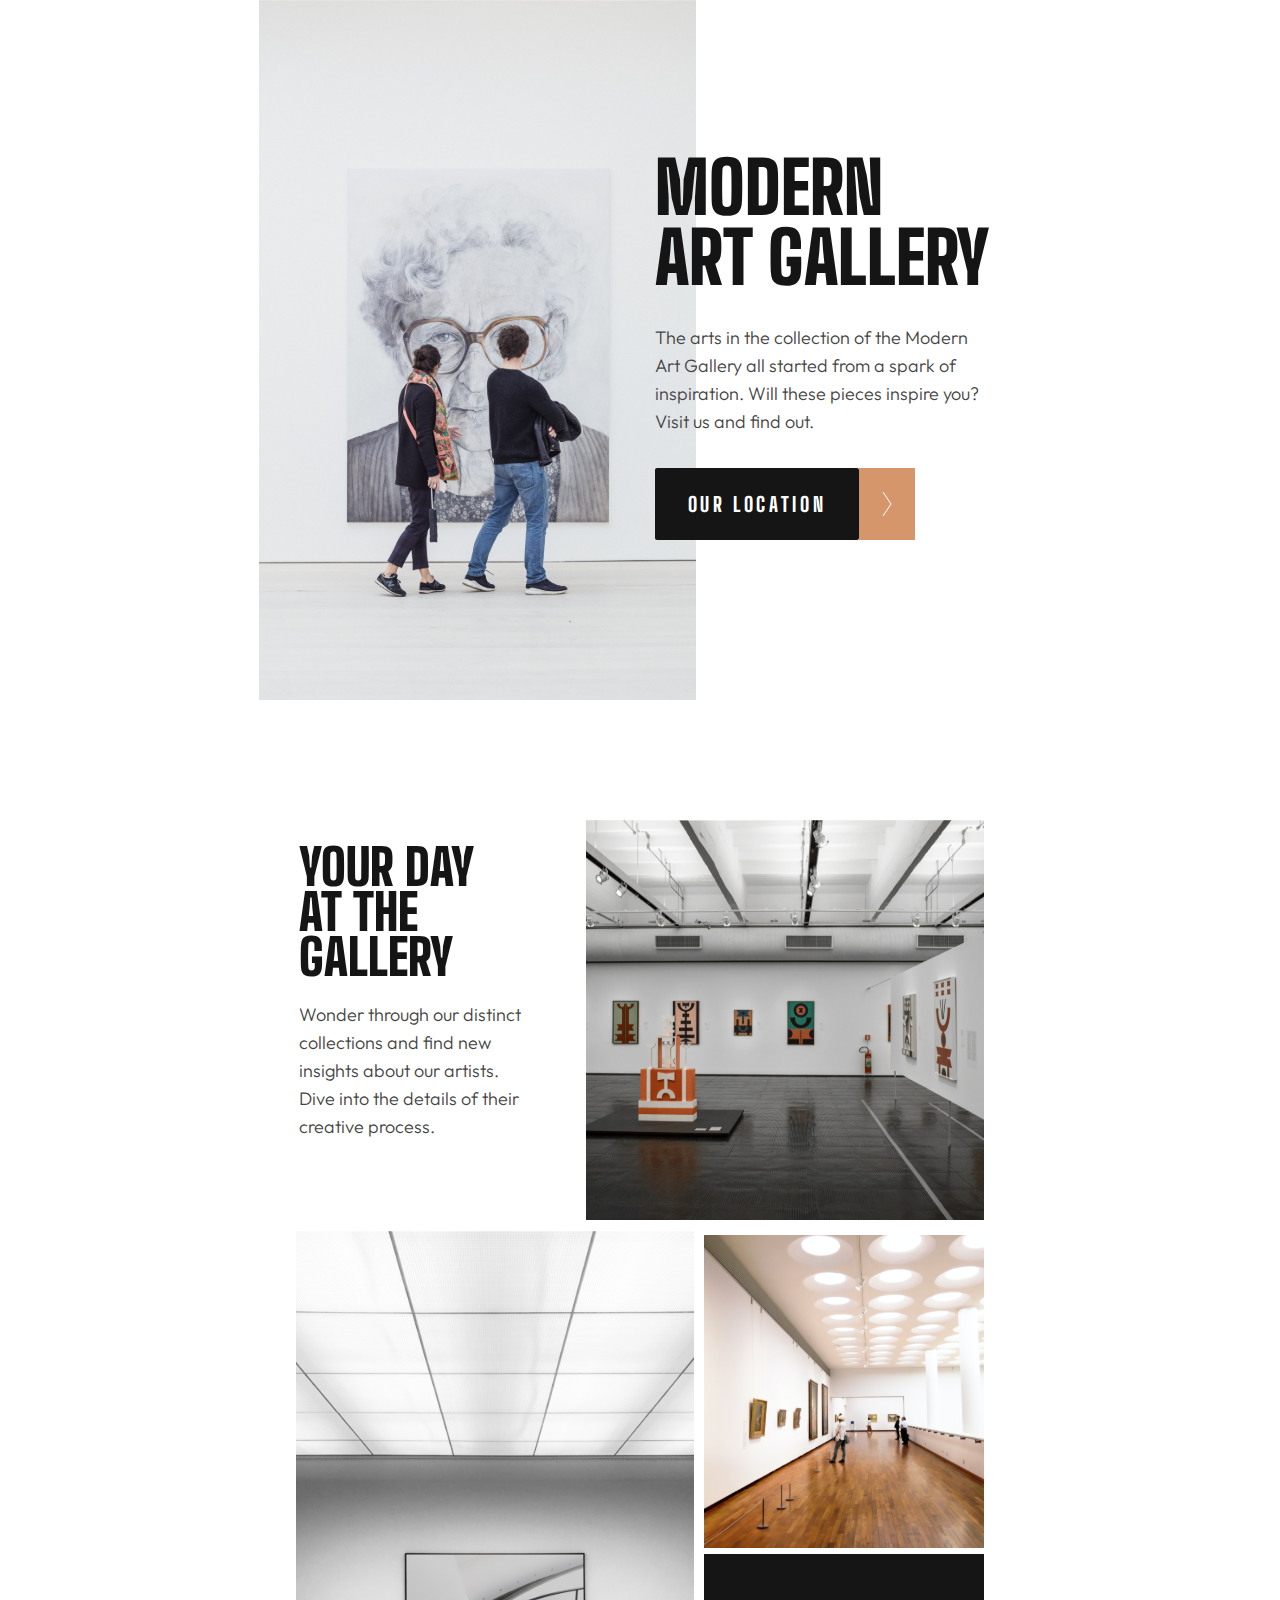
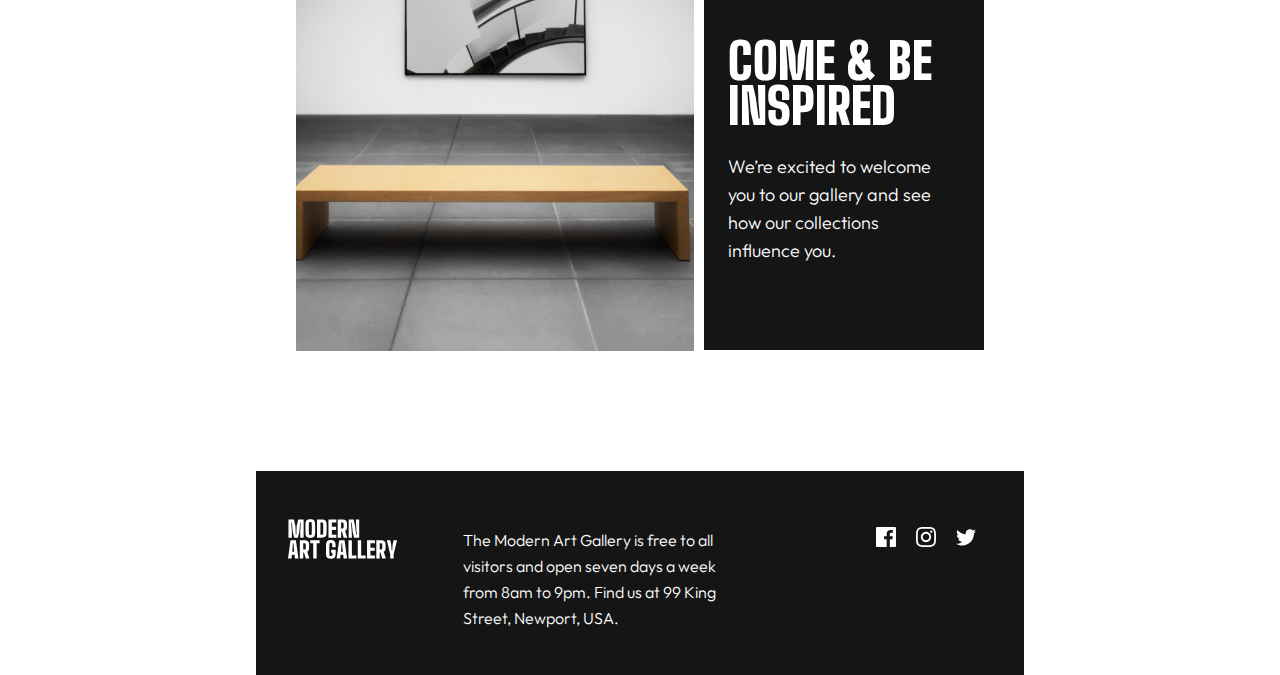
<file: index.html>
<!DOCTYPE html>
<html lang="en">
<head>
    <meta charset="UTF-8">
    <meta name="viewport" content="width=device-width, initial-scale=1.0">
    <title>Document</title>
    <link rel="stylesheet" href="style.css">
    <link rel="stylesheet" href="responsive.css">
</head>
<body>

    <div class="container">

        <div class="box1">

            <div class="shavi"></div>
            <img class="beberi" src="./assets/beberi.svg" alt="">
            <img class="beberi2" src="./assets/beberi2.svg" alt="">
            <img class="beberides" src="./assets/beberides.svg" alt="">
            <img class="auravi" src="./assets/MODERNARTGALLERY.svg" alt="">
            <div class="box11">

                <h2>MODERN
                    ART GALLERY</h2>
                
                <p class="pBox11">The arts in the collection of the Modern Art Gallery all started from a spark of inspiration. Will these pieces inspire you? Visit us and find out.</p>
                
                <div class="button">
                    <button class="buttoni"><a href="loc.html"> OUR LOCATION</a></button>
                    <img class="buttonPic" src="./assets/buttonpic.svg" alt="">
                </div>

            </div>
        </div>

        <div class="box2">

            <img class="pic1" src="./assets/pic1.svg" alt="">
            <img class="pic1tab" src="./assets/pic1tab.svg" alt="">
            <img class="didi" src="./assets/didi.svg" alt="">
            <div class="textDiv">
                <h3>Your Day <br>
                     at the Gallery</h3>
                <div class="pBoxText">Wonder through our distinct collections and find new insights about our artists. Dive into the details of their creative process.</div>
            </div>
        </div>

        <div class="grids">
            <img class="pic2Grid" src="./assets/pic2.svg" alt="">
            <img class="pic3tab" src="./assets/pic3tab.svg" alt="">
            <img class="xalxic" src="./assets/xalxic.svg" alt="">
            <img class="pic3Grid" src="./assets/pic3.svg" alt="">
            <img class="pic2tab" src="./assets/pic2tab.svg" alt="">
            <img class="skami" src="./assets/skami.svg" alt="">

            <div class="grid3">
                <h5>COME & BE INSPIRED</h5>
                <p class="pGrid">We’re excited to welcome you to our gallery and see how our collections influence you.</p>
            </div>
        </div>

        <footer>
            <img class="footerPic" src="./assets/MODERNARTGALLERY.svg" alt="">

            <p class="footerP">The Modern Art Gallery is free to all visitors and open seven days a week from 8am to 9pm. Find us at 99 King Street, Newport, USA.</p>

            <img class="logo" src="./assets/footer.svg" alt="">
        </footer>
        

    </div>
    
</body>
</html>
</file>
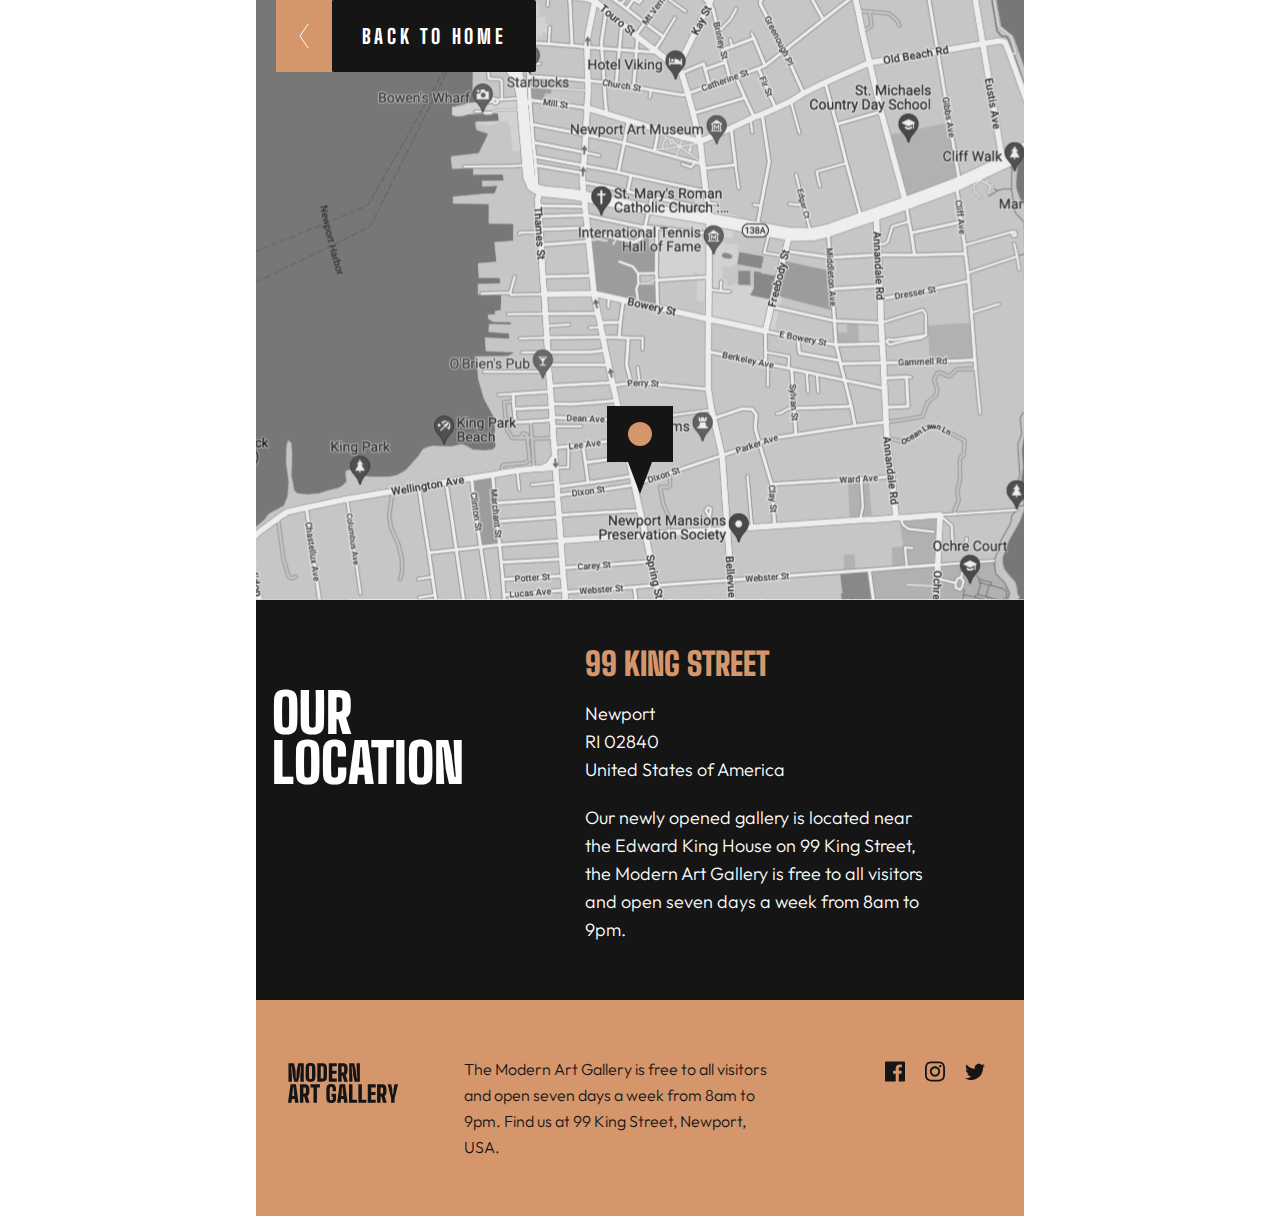
<file: loc.html>
<!DOCTYPE html>
<html lang="en">
<head>
    <meta charset="UTF-8">
    <meta name="viewport" content="width=device-width, initial-scale=1.0">
    <title>Document</title>
    <link rel="stylesheet" href="style.css">
    <link rel="stylesheet" href="responsive.css">
</head>
<body>

    <div class="main">

        <img class="mapmob" src="./assets/mapmob.svg" alt="">
        <img class="maptab" src="./assets/maptab.svg" alt="">
        <img class="mapdes" src="./assets/mapdes.svg" alt="">
        <img class="pin" src="./assets/pin.svg" alt="">

        <div class="buttonMap">
            <button class="button2"><a href="index.html"> BACK TO HOME</a></button>
            <img class="buttonPic2" src="./assets/buttonpic.svg" alt="">
        </div>

        <div class="boxmap">
            <h1>our location</h1>

            <div class="box11map">
                <h4>99 king street</h4>

                <p class="mapText1">Newport <br>RI 02840 <br>United States of America</p>

                <p class="ebijo">Our newly opened gallery is located near the Edward King House on 99 King Street, the Modern Art Gallery is free to all visitors and open seven days a week from 8am to 9pm.</p>

            </div>
        </div>

        <div class="boxRame">
            <img class="mapshi" src="./assets/galeria.svg" alt="">

            <p class="mapshiP">The Modern Art Gallery is free to all visitors and open seven days a week from 8am to 9pm. Find us at 99 King Street, Newport, USA.</p>
            
            <img class="davigale" src="./assets/logoebi.svg" alt="">
       
        </div>

    </div>

</body>
</html>
</file>
<file: style.css>
@import url('https://fonts.googleapis.com/css2?family=Alata&family=Bai+Jamjuree:ital,wght@0,400;1,600&family=Barlow:wght@500;700;900&family=Big+Shoulders+Display:wght@900&family=IBM+Plex+Sans:wght@400;700&family=Josefin+Sans:wght@300&family=Plus+Jakarta+Sans:wght@400;500;700;800&family=Poppins:wght@300;400;600&family=Red+Hat+Display:wght@500;700;900&display=swap');
@import url('https://fonts.googleapis.com/css2?family=Alata&family=Bai+Jamjuree:ital,wght@0,400;1,600&family=Barlow:wght@500;700;900&family=Big+Shoulders+Display:wght@900&family=IBM+Plex+Sans:wght@400;700&family=Josefin+Sans:wght@300&family=Outfit:wght@300&family=Plus+Jakarta+Sans:wght@400;500;700;800&family=Poppins:wght@300;400;600&family=Red+Hat+Display:wght@500;700;900&display=swap');

*{
    margin: 0;
    padding: 0;
    box-sizing: border-box;
}

body{
    display: flex;
    align-items: center;
    justify-content: center;
    font-family: 'Big Shoulders Display' ;
    font-family: 'Outfit';
}

.container{
    width: 375px;
    display: flex;
    justify-content: center;
    align-items: center;
    flex-direction: column;
}


h2{
    font-family: 'Big Shoulders Display';
    margin-left: 16px;
    margin-top: 32px;
    color: #151515;
    font-size: 60px;
    font-style: normal;
    font-weight: 900;
    line-height: 55px; 
    text-transform: uppercase;
}

.pBox11{
    margin-left: 16px;
    margin-top: 32px;
    width: 343px;
    color: #444444;
    font-size: 18px;
    font-weight: 300;
    line-height: 28px;
}

.button{
    margin-top: 32px;
    display: flex;
    flex-direction: row;
}



.buttoni{
    margin-left: 16px;
    background-color: #151515;
    width: 204px;
    height: 72px;
    border: none;
    border-radius: 2px;
}

.box2{
    margin-top: 120px;
}

.box21{
    display: flex;
    flex-direction: column;
    justify-content: center;
    align-items: center;

}

.pic1{
    height: 340px;
}

h3{
    margin-top: 25px;
    color: #151515;
    font-family: 'Big Shoulders Display';
    font-size: 50px;
    font-weight: 900;
    line-height: 45px;
    text-transform: uppercase;
    width: 343px;
}

.pBoxText{
    margin-top: 21px;
    color: #444444;
    width: 343px;
    font-family: 'Outfit';
    font-size: 18px;
    font-weight: 300;
    line-height: 28px;
}

.grids{
    display: grid;
    grid-template-columns: auto;
    justify-content: center;
    align-items: center;
    row-gap: 16px;
}

.grid3{
    row-gap: 24px;
    display: flex;
    flex-direction: column;
    padding-left: 24px;
    width: 343px;
    background-color: #151515;
}
h5{
    margin-top: 48px;
    color: white;
    font-family: 'Big Shoulders Display';
    font-size: 50px;
    font-weight: 900;
    line-height: 45px;
    text-transform: uppercase;
}

.pGrid{
    margin-bottom: 47px;
    font-family: 'Outfit';
    font-size: 18px;
    font-style: normal;
    font-weight: 300;
    line-height: 28px;
    color: white;
}

footer{
    display: flex;
    flex-direction: column;
    row-gap: 38px;
    padding-left: 32px;
    padding-bottom: 48px;
    margin-top: 120px;
    width: 375px;
    background-color: #151515;
}

.footerPic{
    margin-top: 48px;
    width: 110.05px;
    height: 40px;
}

.footerP{
    font-family: 'Outfit';
    font-size: 16px;
    font-weight: 300;
    line-height: 26px;
    color: white;
    width: 311px;
}

.logo{
    width: 100px;
    height: 20px;
}

.beberi2{
    display: none;
}

.pic1tab{
    display: none;
}
.pic3tab{
    display: none;
}
.pic2tab{
    display: none;
}
.shavi{
    display: none;
}

.beberides{
    display: none;
}
.auravi{
    display: none;
}
.didi{
    display: none;
}
.xalxic{
    display: none;
}
.skami{
    display: none;
}

a{
    font-family: 'Big Shoulders Display' ;
    color: white;
    font-size: 20px;
    font-weight: 800;
    letter-spacing: 3.636px;
    text-decoration: none;
}






.main{
    display: flex;
    flex-direction: column;
    width: 375px;
    
}

.mapmob{
    position: relative;
}
.pin{
    top: 50%;
    left: 50%;
    transform: translate(-50% , -50%);
    position: absolute;
    width: 66px;
    height: 88px;
}
.buttonMap{
    display: flex;
    flex-direction: row-reverse;
    position: absolute;
}

.buttonPic2{
    rotate: 180deg;
}

.button2{
    background-color: #151515;
    width: 204px;
    height: 72px;
    border: none;
    border-radius: 2px;
}

.boxmap{
    padding-left: 16px;
    display: flex;
    flex-direction: column;
    background-color: #151515;
}

h1{
    margin-top: 48px;
    width: 343px;
    color: white;
    font-family: 'Big Shoulders Display';
    font-size: 50px;
    font-weight: 900;
    line-height: 45px;
    text-transform: uppercase;
}

h4{
    margin-top: 48px;
    color:  #D5966C;
    font-family: 'Big Shoulders Display';
    font-size: 32px;
    font-weight: 900;
    line-height: 32px;
    text-transform: uppercase;
}

.mapText1{
    margin-top: 20px;
    color: White;
    font-family: 'Outfit';
    font-size: 18px;
    font-weight: 300;
    line-height: 28px; 
}

.ebijo{
    width: 343px;
    margin-top: 20px;
    color: White;
    font-family: 'Outfit';
    font-size: 18px;
    font-weight: 300;
    line-height: 28px; 
    margin-bottom: 56px;
}

.boxRame{
    width: 375px;
    background-color: #D5966C;
    padding-left: 32px;
}

.mapshi{
    margin-top: 48px;
    color: #151515;
}

.mapshiP{
    margin-top: 38px;
    font-family: 'Outfit';
    font-size: 16px;
    font-weight: 300;
    line-height: 26px;
    color: #151515;
    width: 311px;
}

.davigale{
    margin-top: 38px;
    margin-bottom: 48px;
}

.maptab{
    display: none;
}
.mapdes{
    display: none;
}
</file>
<file: responsive.css>
@media (width > 768px){
    .container{
        width: 768px;
        position: relative;
    }

    .beberi{
        display: none;
    }
    .beberi2{
        display: block;
        margin-left: -326px;
    }

    .box11{
        position: absolute;
        top: 120px;
        right:30px;
    }

    h2{
        width: 339px;
        font-size: 72px;
        line-height: 70px
    }

    .pBox11{
        width: 339px;
    }

    .box2{
        column-gap: 64px;
        padding-right: 40px;
        padding-left: 40px;
        display: flex;
        flex-direction: row-reverse;
        width: 768px;
    }

    h3{
        width: 223px;
    }

    .pBoxText{
        width: 223px;
    }

    .grids{
        margin-top: 11px;
        grid-template-columns: auto auto;
    }


    .pic1{
        display: none;
    }
    .pic1tab{
        display: block;
    }


    .pic2Grid{
        display: none;
    }
    .pic2tab{
        display: block;
    }


    .pic3tab{
        display: block;
    }


    .pic2tab{
        display: block;
        margin-top: -400px;
        margin-left: 10px;
    }
    .pic3Grid{
        display: none;
    }


    .grids{
        position: relative;
    }

    .grid3{
        position: absolute;
        right: 0;
        top: 323px;
        width: 280px;
    }
    h5{
        margin-top: 85px;
    }
    .pGrid{
        margin-bottom: 85px;
        width: 223px;
    }
    footer{
        width: 768px;
        flex-direction: row;
    }

    .footerP{
        width: 280px;
        margin-top: 56px;
        margin-left: 65px;
        height: 100px;
    }

    .logo{
        margin-left: 133px;
        margin-top: 56px;
    }
    .beberides{
        display: none;
    }
    .auravi{
        display: none;
    }
    .didi{
        display: none;
    }
    .xalxic{
        display: none;
    }
    .skami{
        display: none;
    }








    .main{
        width: 768px;
    }

    .maptab{
        display: block;
        position: relative;

    }
    .mapmob{
        display: none;
    }

    .boxmap{
        flex-direction: row;
    }
    h1{
        margin-top: 88px;
        width: 223px;
        font-size: 55px;
        line-height: 50px
    }
    .box11map{
        margin-left: 90px;
    }

    .boxRame{
        width: 768px;
        display: flex;
        flex-direction: row;
    }
    .mapshi{
        margin-top: -50px;
    }
    .mapshiP{
        margin: 56px 110px 56px 65px;
    }

    .davigale{
        margin-top: -25px;
    }

    .buttonPic2{
       margin-left: 20px;
    }
    .mapdes{
        display: none;
    }
    
}




@media (width > 1440px){
    .container{
        padding-left: 0;
        width: 1440px;
    }

    .shavi{
        left: 0px;
        top: 1px;
        position: absolute;
        display: block;
        width: 450px;
        height: 800px;
        background-color: #151515;
    }

    .beberides{
        display: block;
    }
    .beberi2{
        display: none;
    }
    h2{
        display: none;
    }
    .auravi{
        left: 128px;
        top: 100px;
        width: 514px;
        position: absolute;
        display: block;
        color: white;
        mix-blend-mode: exclusion;
    }

    .pBox11{
        margin-right: 130px;
        width: 350px;
        font-size: 22px;
        line-height: 32px; 
    }

    .box2{
        width: 1440px;
    }

    h3{
        width: 350px;
        font-size: 60px;
        line-height: 60px;
    }
    .pBoxText{
        font-size: 22px;
        line-height: 32px;
        width: 350px;
    }
    .textDiv{
        margin-top: 40px;
    }
    .pic1tab{
        display: none;
    }
    .didi{
        margin-right: 125px;
        margin-right: 164px;
        display: block;
    }
   

    .pic2tab{
        display: none;
    }
    .xalxic{
        width: 420px;
        height: 313px;
        position: absolute;
        left: 115px;
        top: 1px;
        display: block;
    }
    .skami{
        position: absolute;
        right: -100px;
        top: 11px;
        display: block;
    }
    .pic3tab{
        display: none;
    }

    .grid3{
        width: 420px;
        right: -535px;
        top: 368px;
    }

    .pGrid{
        margin-bottom: 64px;
        width: 350px;
        font-size: 19px;
    }
    h5{
        margin-top: 65px;
        font-size: 60px;
        line-height: 60px;
    }

    footer{
        margin-top: 935px;
        width: 1440px;
    }

    .footerP{
        width: 430px;
        margin-left: 140px;
    }

    .footerPic{
        margin-left: 165px;
    }

    .logo{
        margin-left: 280px;
    }



    .main{
        width: 1440px;
    }

    .mapdes{
        display: block;
    }
    .maptab{
        display: none;
    }
    .pin{
        top: 33%;
    }
    .buttonPic2 {
        margin-left: 150px;
    }

    h1{
        font-size: 70px;
        line-height: 70px;
        margin-left: 165px;
    }

    .box11map {
        margin-left: 350px;
    }

    h4{
        font-size: 36px;
        line-height: 36px;
    }

    .mapText1{
        font-size: 22px;
        line-height: 32px;
    }

    .ebijo{
        font-size: 22px;
        line-height: 32px;
        width: 540px;
    }

    .boxRame{
        width: 1440px;
    }

    .mapshi{
        margin-left: 165px;
        margin-top: 80px;
        width: 159px;
        height: 58px;
    }

    .mapshiP{
        margin: 80px 260px 80px 140px;
        width: 430px;
        font-size: 18px;
        line-height: 28px;
    }
    

}
</file>
